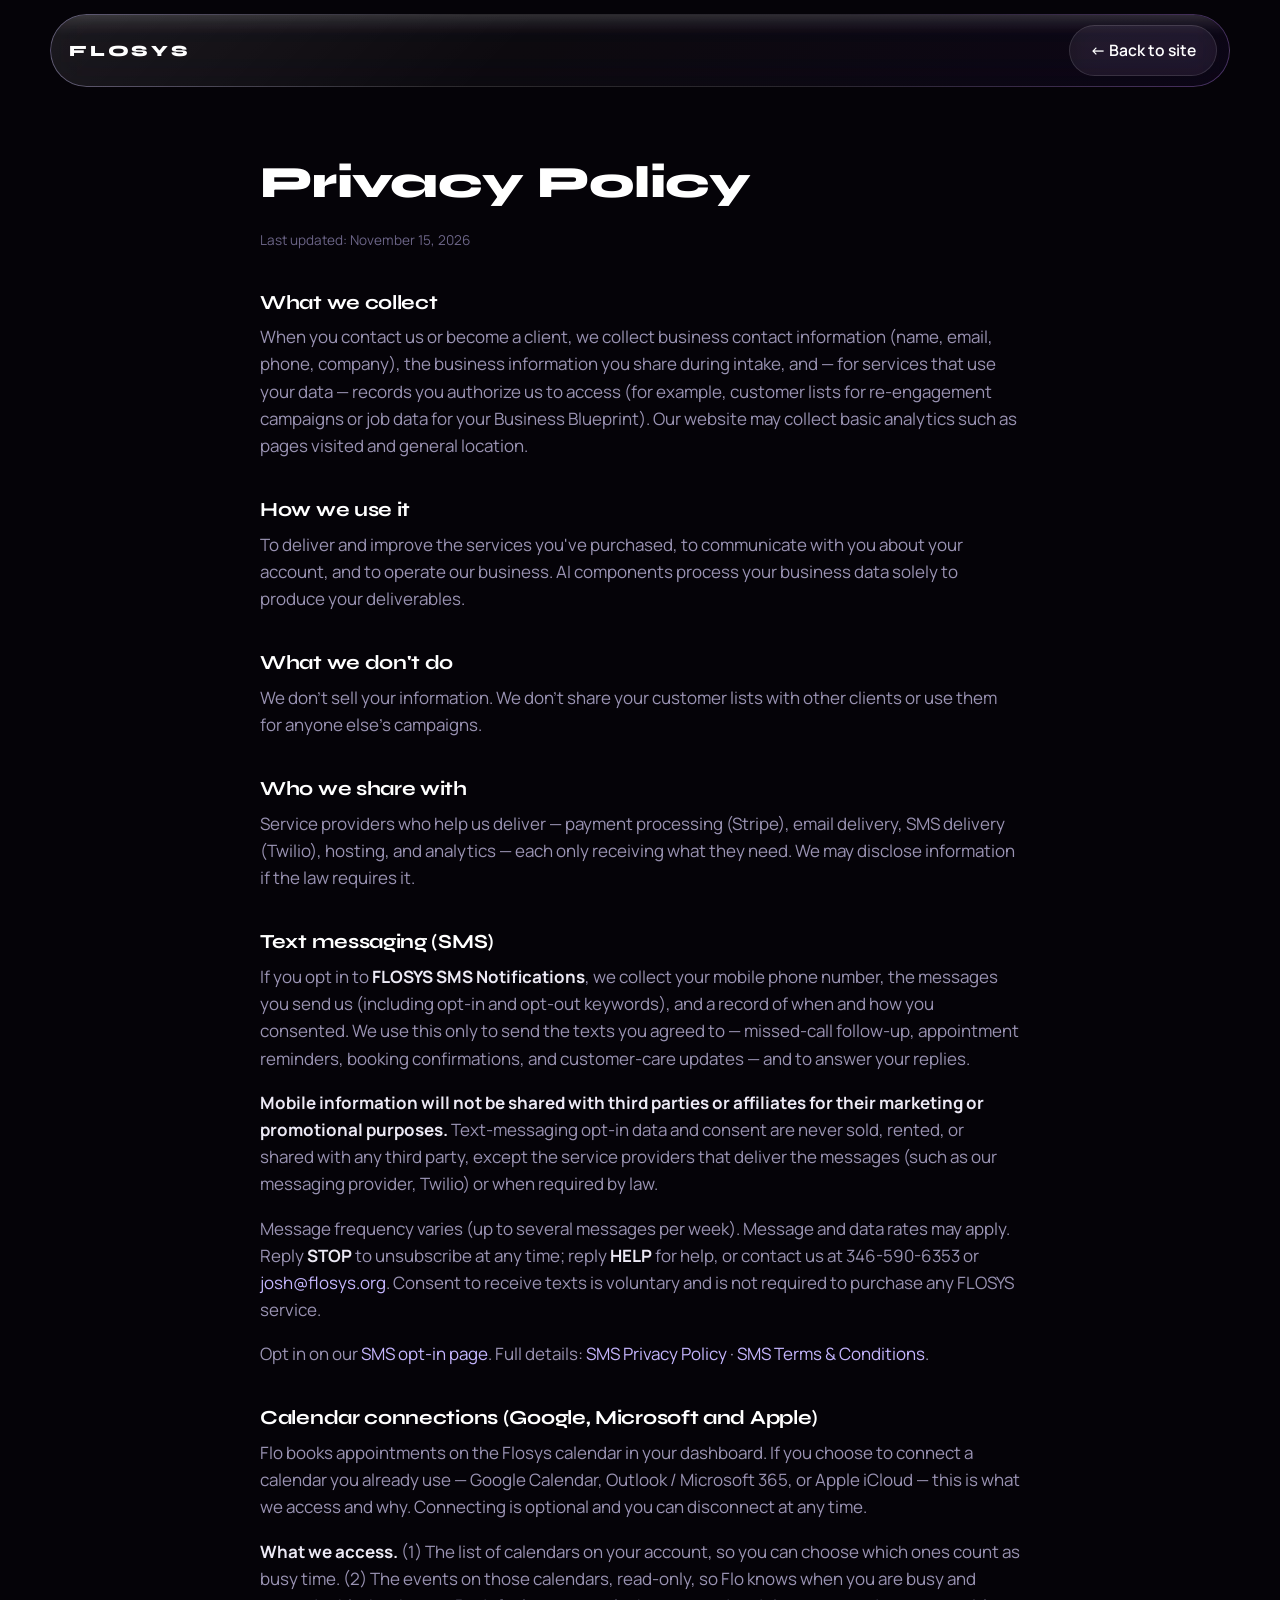
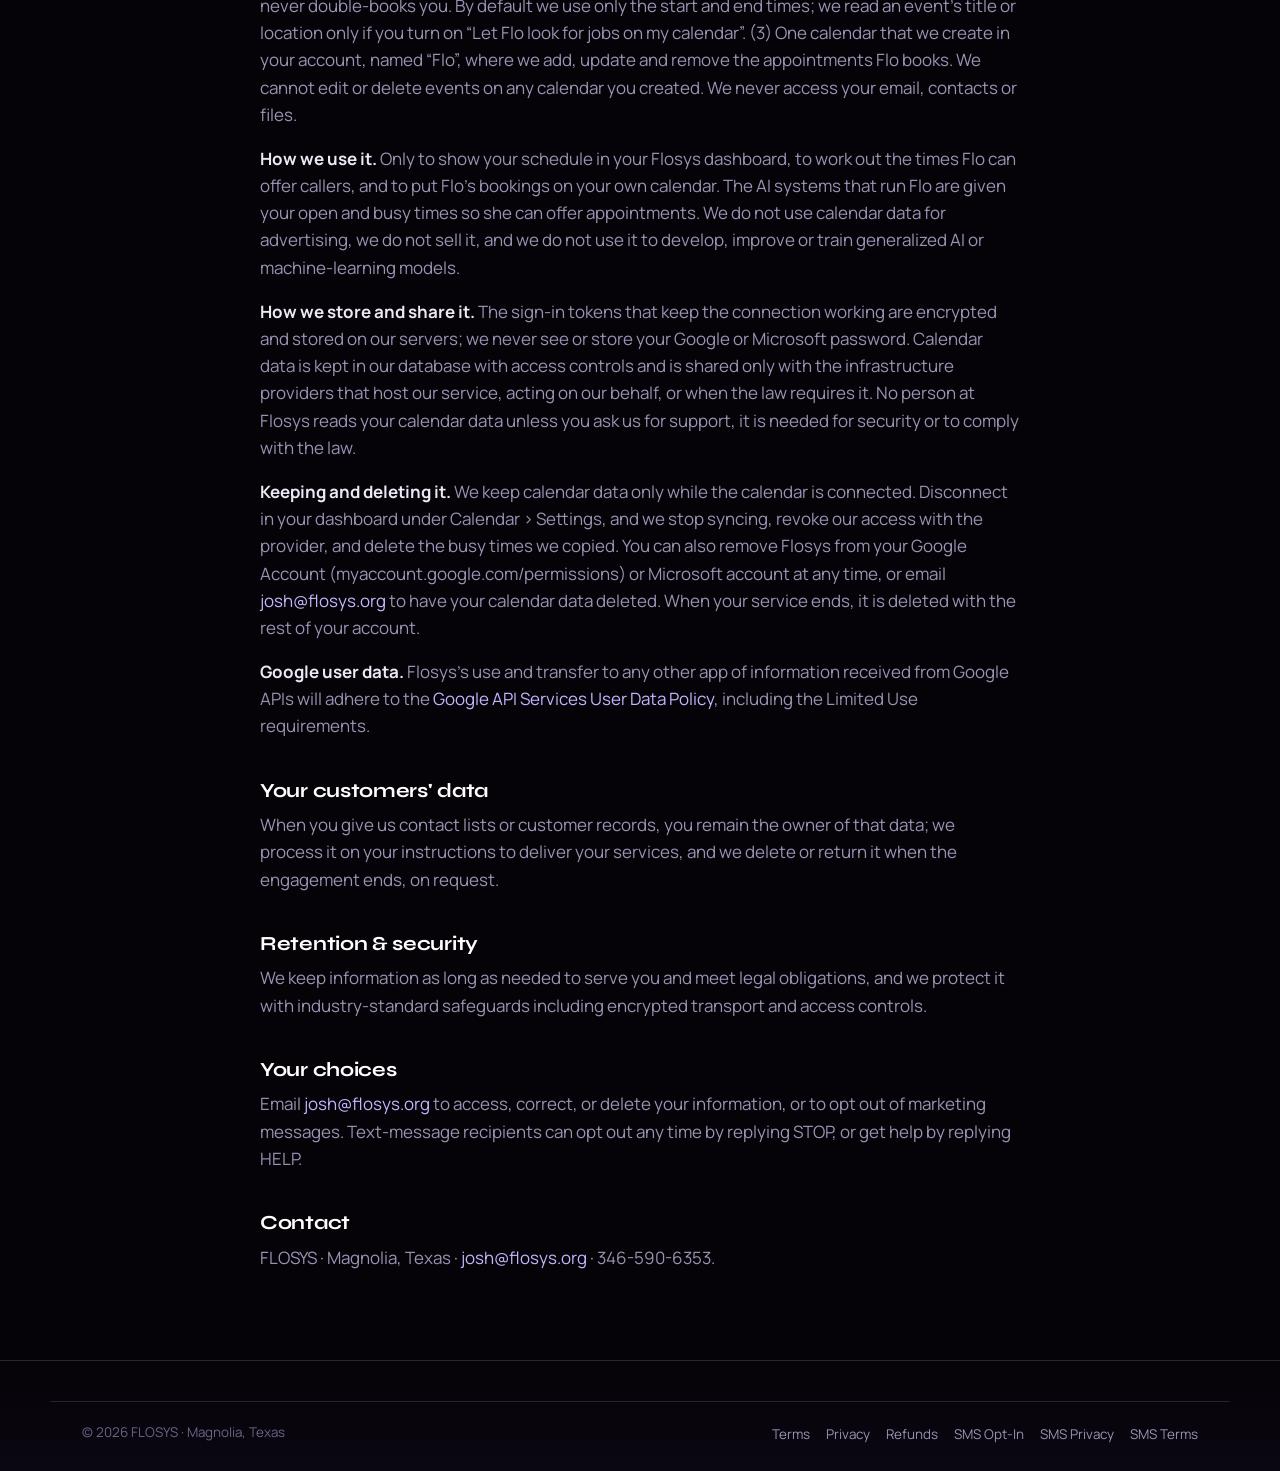
<file: privacy.html>
<!DOCTYPE html>
<html lang="en">
<head>
<meta charset="utf-8">
<meta name="viewport" content="width=device-width, initial-scale=1, viewport-fit=cover">
<title>Privacy Policy — FLOSYS</title>
<meta name="robots" content="noindex">
<link rel="icon" href="/assets/favicon.svg?v=3" type="image/svg+xml">
<link rel="preconnect" href="https://fonts.googleapis.com">
<link rel="preconnect" href="https://fonts.gstatic.com" crossorigin>
<link rel="stylesheet" href="https://fonts.googleapis.com/css2?family=Syne:wght@600;700;800&family=Manrope:wght@400;500;600;700&display=swap">
<link rel="stylesheet" href="/assets/site.css?v=2026-11-16-bars">
</head>
<body>
<header class="nav-wrap">
  <nav class="nav glass" aria-label="Primary">
    <a class="brand" href="/"><span>FLOSYS</span></a>
    <a class="btn btn-glass" href="/">&larr; Back to site</a>
  </nav>
</header>
<main><div class="wrap legal">
<h1>Privacy Policy</h1>
<p class="updated">Last updated: November 15, 2026</p>

<h2>What we collect</h2>
<p>When you contact us or become a client, we collect business contact information (name, email, phone, company), the business information you share during intake, and &mdash; for services that use your data &mdash; records you authorize us to access (for example, customer lists for re-engagement campaigns or job data for your Business Blueprint). Our website may collect basic analytics such as pages visited and general location.</p>

<h2>How we use it</h2>
<p>To deliver and improve the services you've purchased, to communicate with you about your account, and to operate our business. AI components process your business data solely to produce your deliverables.</p>

<h2>What we don't do</h2>
<p>We don't sell your information. We don't share your customer lists with other clients or use them for anyone else's campaigns.</p>

<h2>Who we share with</h2>
<p>Service providers who help us deliver &mdash; payment processing (Stripe), email delivery, SMS delivery (Twilio), hosting, and analytics &mdash; each only receiving what they need. We may disclose information if the law requires it.</p>

<h2>Text messaging (SMS)</h2>
<p>If you opt in to <strong>FLOSYS SMS Notifications</strong>, we collect your mobile phone number, the messages you send us (including opt-in and opt-out keywords), and a record of when and how you consented. We use this only to send the texts you agreed to &mdash; missed-call follow-up, appointment reminders, booking confirmations, and customer-care updates &mdash; and to answer your replies.</p>
<p><strong>Mobile information will not be shared with third parties or affiliates for their marketing or promotional purposes.</strong> Text-messaging opt-in data and consent are never sold, rented, or shared with any third party, except the service providers that deliver the messages (such as our messaging provider, Twilio) or when required by law.</p>
<p>Message frequency varies (up to several messages per week). Message and data rates may apply. Reply <strong>STOP</strong> to unsubscribe at any time; reply <strong>HELP</strong> for help, or contact us at 346-590-6353 or <a href="mailto:josh@flosys.org">josh@flosys.org</a>. Consent to receive texts is voluntary and is not required to purchase any FLOSYS service.</p>
<p>Opt in on our <a href="https://flosys-org.github.io/a2p-legal/sms-opt-in/">SMS opt-in page</a>. Full details: <a href="https://flosys-org.github.io/a2p-legal/sms-privacy/">SMS Privacy Policy</a> &middot; <a href="https://flosys-org.github.io/a2p-legal/sms-terms/">SMS Terms &amp; Conditions</a>.</p>

<h2 id="calendar">Calendar connections (Google, Microsoft and Apple)</h2>
<p>Flo books appointments on the Flosys calendar in your dashboard. If you choose to connect a calendar you already use &mdash; Google Calendar, Outlook / Microsoft 365, or Apple iCloud &mdash; this is what we access and why. Connecting is optional and you can disconnect at any time.</p>
<p><strong>What we access.</strong> (1) The list of calendars on your account, so you can choose which ones count as busy time. (2) The events on those calendars, read-only, so Flo knows when you are busy and never double-books you. By default we use only the start and end times; we read an event's title or location only if you turn on &ldquo;Let Flo look for jobs on my calendar&rdquo;. (3) One calendar that we create in your account, named &ldquo;Flo&rdquo;, where we add, update and remove the appointments Flo books. We cannot edit or delete events on any calendar you created. We never access your email, contacts or files.</p>
<p><strong>How we use it.</strong> Only to show your schedule in your Flosys dashboard, to work out the times Flo can offer callers, and to put Flo's bookings on your own calendar. The AI systems that run Flo are given your open and busy times so she can offer appointments. We do not use calendar data for advertising, we do not sell it, and we do not use it to develop, improve or train generalized AI or machine-learning models.</p>
<p><strong>How we store and share it.</strong> The sign-in tokens that keep the connection working are encrypted and stored on our servers; we never see or store your Google or Microsoft password. Calendar data is kept in our database with access controls and is shared only with the infrastructure providers that host our service, acting on our behalf, or when the law requires it. No person at Flosys reads your calendar data unless you ask us for support, it is needed for security or to comply with the law.</p>
<p><strong>Keeping and deleting it.</strong> We keep calendar data only while the calendar is connected. Disconnect in your dashboard under Calendar &rsaquo; Settings, and we stop syncing, revoke our access with the provider, and delete the busy times we copied. You can also remove Flosys from your Google Account (myaccount.google.com/permissions) or Microsoft account at any time, or email <a href="mailto:josh@flosys.org">josh@flosys.org</a> to have your calendar data deleted. When your service ends, it is deleted with the rest of your account.</p>
<p><strong>Google user data.</strong> Flosys's use and transfer to any other app of information received from Google APIs will adhere to the <a href="https://developers.google.com/terms/api-services-user-data-policy">Google API Services User Data Policy</a>, including the Limited Use requirements.</p>

<h2>Your customers' data</h2>
<p>When you give us contact lists or customer records, you remain the owner of that data; we process it on your instructions to deliver your services, and we delete or return it when the engagement ends, on request.</p>

<h2>Retention &amp; security</h2>
<p>We keep information as long as needed to serve you and meet legal obligations, and we protect it with industry-standard safeguards including encrypted transport and access controls.</p>

<h2>Your choices</h2>
<p>Email <a href="mailto:josh@flosys.org">josh@flosys.org</a> to access, correct, or delete your information, or to opt out of marketing messages. Text-message recipients can opt out any time by replying STOP, or get help by replying HELP.</p>

<h2>Contact</h2>
<p>FLOSYS &middot; Magnolia, Texas &middot; <a href="mailto:josh@flosys.org">josh@flosys.org</a> &middot; 346-590-6353.</p>
</div></main>
<footer class="footer">
  <div class="wrap foot-bottom">
    <span>© 2026 FLOSYS · Magnolia, Texas</span>
    <span class="foot-links"><a href="/terms.html">Terms</a><a href="/privacy.html">Privacy</a><a href="/refund.html">Refunds</a><a href="https://flosys-org.github.io/a2p-legal/sms-opt-in/">SMS Opt-In</a><a href="https://flosys-org.github.io/a2p-legal/sms-privacy/">SMS Privacy</a><a href="https://flosys-org.github.io/a2p-legal/sms-terms/">SMS Terms</a></span>
  </div>
</footer>
</body>
</html>
</file>
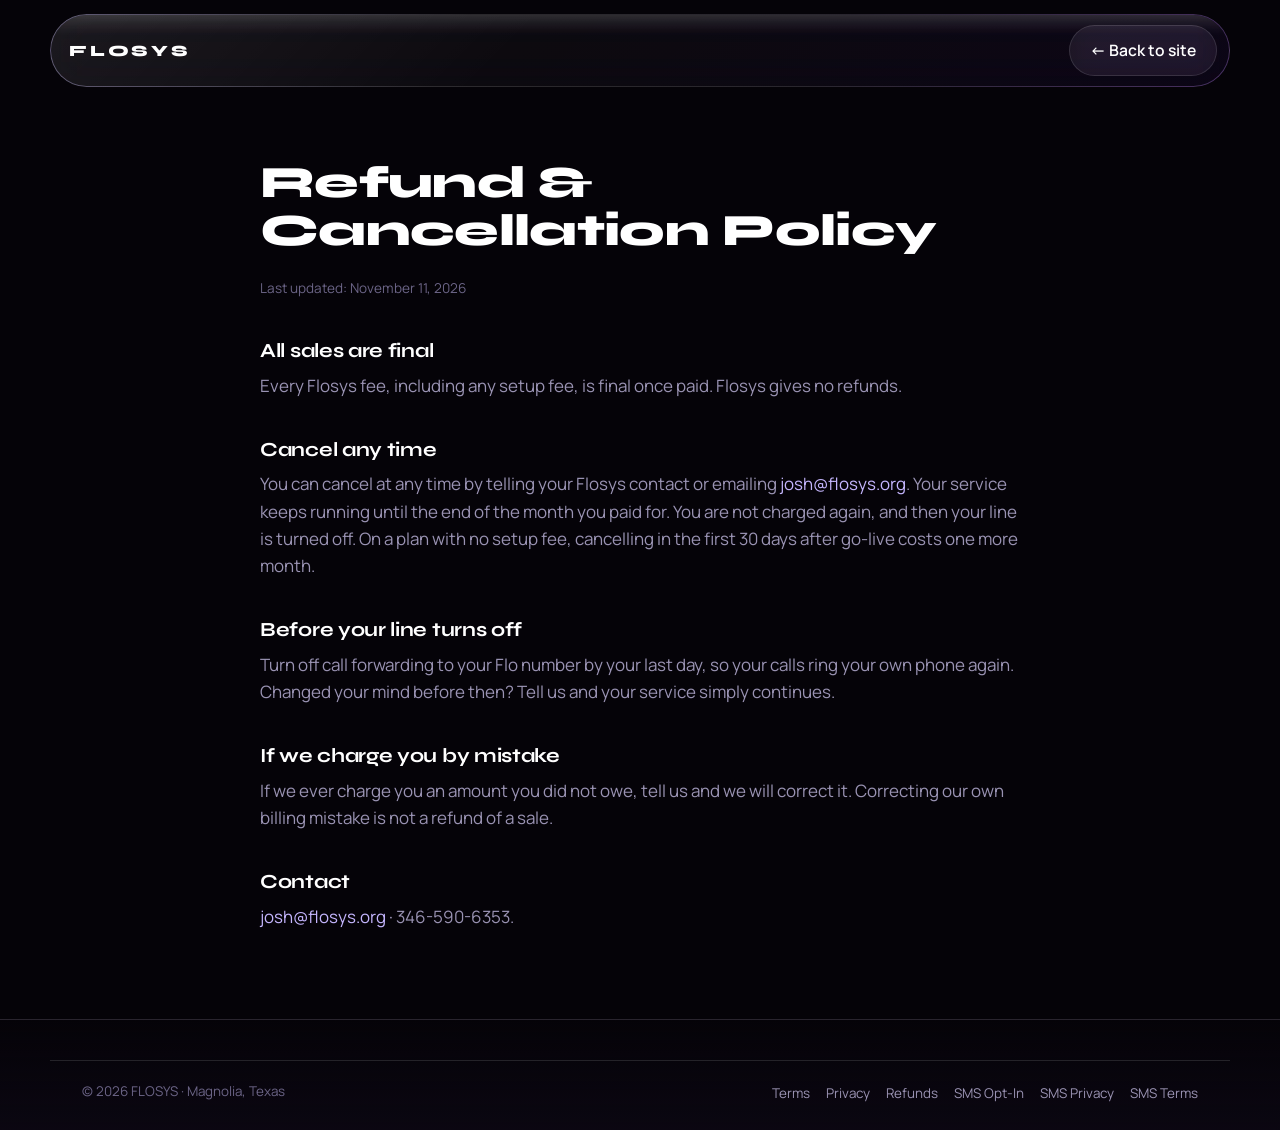
<file: refund.html>
<!DOCTYPE html>
<html lang="en">
<head>
<meta charset="utf-8">
<meta name="viewport" content="width=device-width, initial-scale=1, viewport-fit=cover">
<title>Refund and Cancellation Policy — FLOSYS</title>
<meta name="robots" content="noindex">
<link rel="icon" href="/assets/favicon.svg?v=3" type="image/svg+xml">
<link rel="preconnect" href="https://fonts.googleapis.com">
<link rel="preconnect" href="https://fonts.gstatic.com" crossorigin>
<link rel="stylesheet" href="https://fonts.googleapis.com/css2?family=Syne:wght@600;700;800&family=Manrope:wght@400;500;600;700&display=swap">
<link rel="stylesheet" href="/assets/site.css?v=2026-11-16-bars">
</head>
<body>
<header class="nav-wrap">
  <nav class="nav glass" aria-label="Primary">
    <a class="brand" href="/"><span>FLOSYS</span></a>
    <a class="btn btn-glass" href="/">&larr; Back to site</a>
  </nav>
</header>
<main><div class="wrap legal">
<h1>Refund &amp; Cancellation Policy</h1>
<p class="updated">Last updated: November 11, 2026</p>

<h2>All sales are final</h2>
<p>Every Flosys fee, including any setup fee, is final once paid. Flosys gives no refunds.</p>

<h2>Cancel any time</h2>
<p>You can cancel at any time by telling your Flosys contact or emailing <a href="mailto:josh@flosys.org">josh@flosys.org</a>. Your service keeps running until the end of the month you paid for. You are not charged again, and then your line is turned off. On a plan with no setup fee, cancelling in the first 30 days after go-live costs one more month.</p>

<h2>Before your line turns off</h2>
<p>Turn off call forwarding to your Flo number by your last day, so your calls ring your own phone again. Changed your mind before then? Tell us and your service simply continues.</p>

<h2>If we charge you by mistake</h2>
<p>If we ever charge you an amount you did not owe, tell us and we will correct it. Correcting our own billing mistake is not a refund of a sale.</p>

<h2>Contact</h2>
<p><a href="mailto:josh@flosys.org">josh@flosys.org</a> &middot; 346-590-6353.</p>
</div></main>
<footer class="footer">
  <div class="wrap foot-bottom">
    <span>© 2026 FLOSYS · Magnolia, Texas</span>
    <span class="foot-links"><a href="/terms.html">Terms</a><a href="/privacy.html">Privacy</a><a href="/refund.html">Refunds</a><a href="https://flosys-org.github.io/a2p-legal/sms-opt-in/">SMS Opt-In</a><a href="https://flosys-org.github.io/a2p-legal/sms-privacy/">SMS Privacy</a><a href="https://flosys-org.github.io/a2p-legal/sms-terms/">SMS Terms</a></span>
  </div>
</footer>
</body>
</html>
</file>
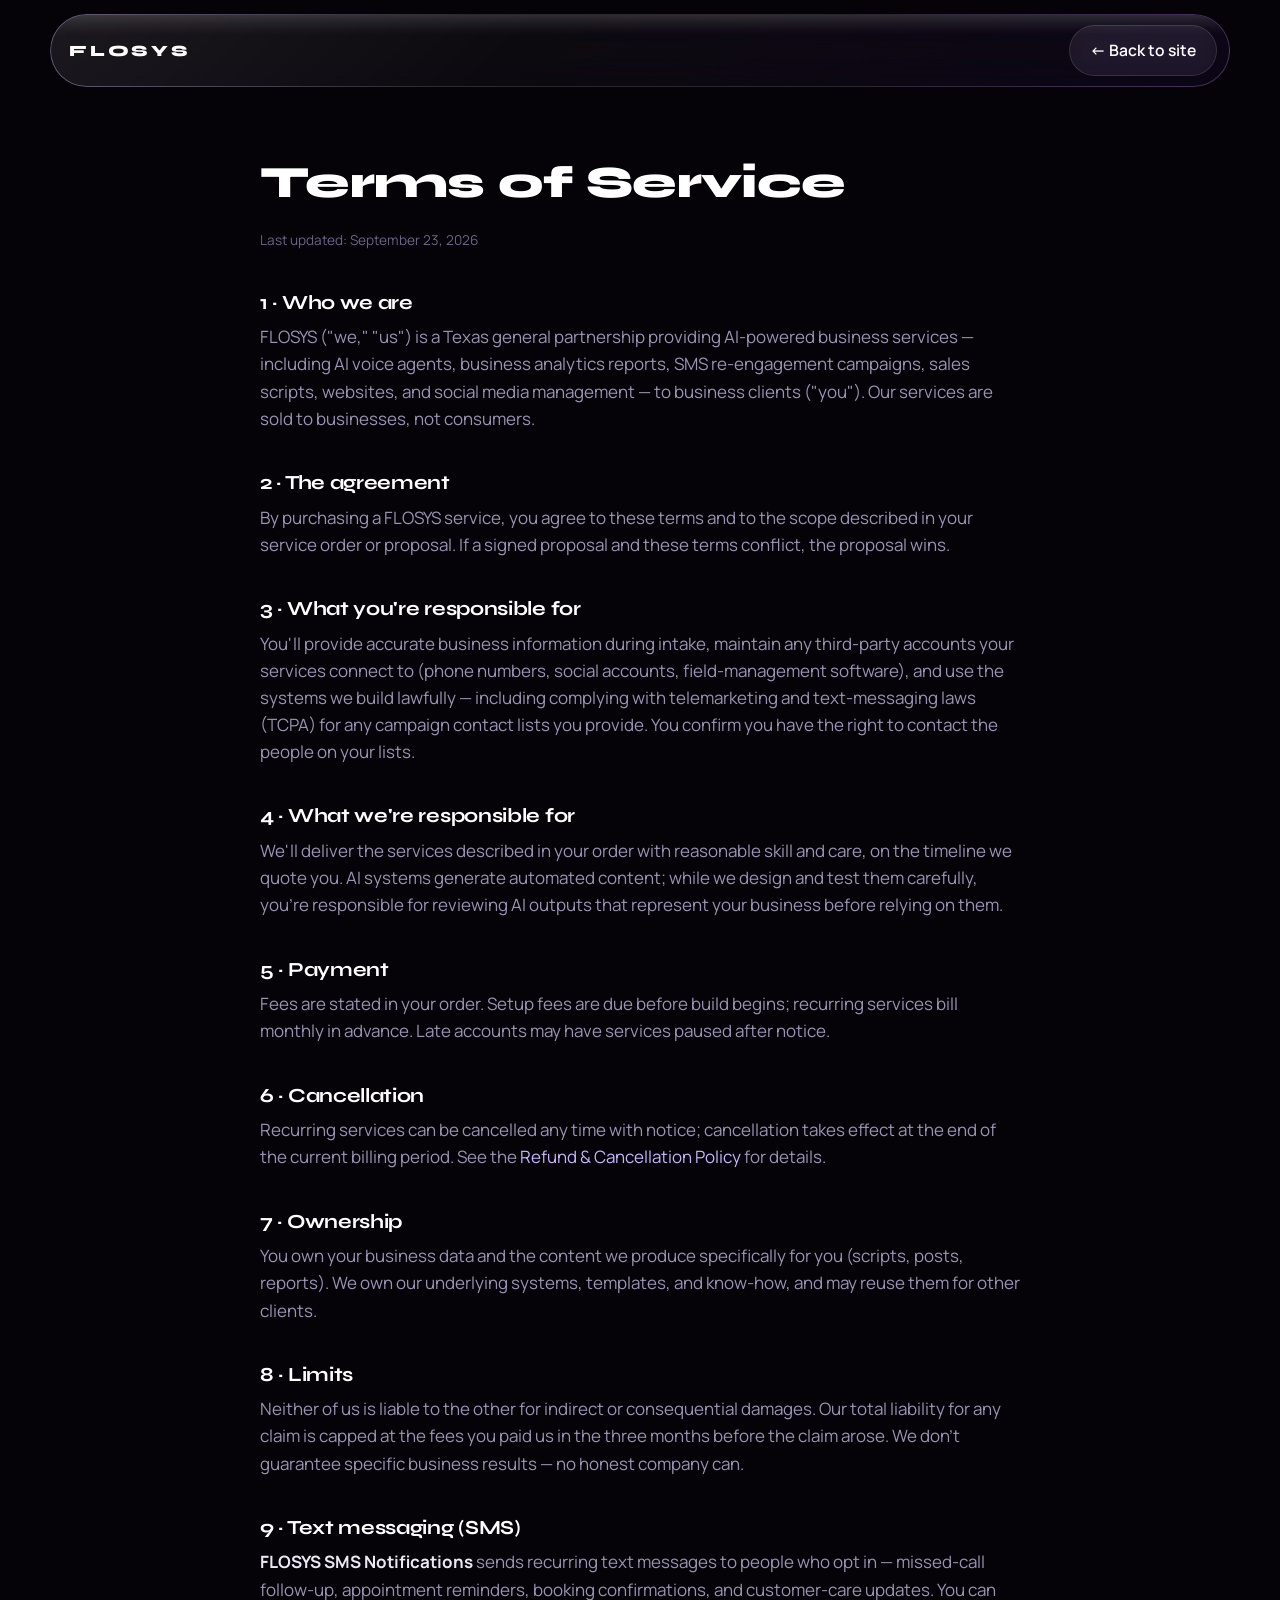
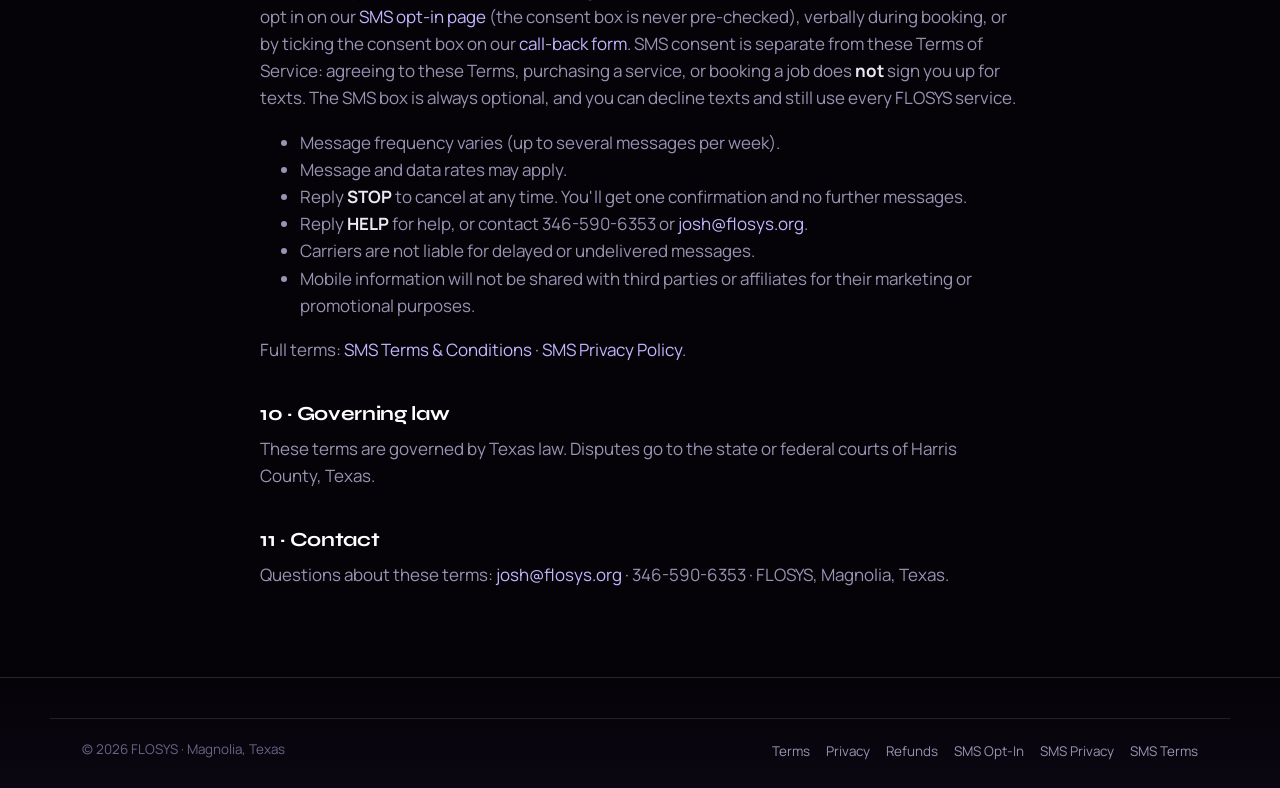
<file: terms.html>
<!DOCTYPE html>
<html lang="en">
<head>
<meta charset="utf-8">
<meta name="viewport" content="width=device-width, initial-scale=1, viewport-fit=cover">
<title>Terms of Service — FLOSYS</title>
<meta name="robots" content="noindex">
<link rel="icon" href="/assets/favicon.svg?v=3" type="image/svg+xml">
<link rel="preconnect" href="https://fonts.googleapis.com">
<link rel="preconnect" href="https://fonts.gstatic.com" crossorigin>
<link rel="stylesheet" href="https://fonts.googleapis.com/css2?family=Syne:wght@600;700;800&family=Manrope:wght@400;500;600;700&display=swap">
<link rel="stylesheet" href="/assets/site.css?v=2026-11-16-bars">
</head>
<body>
<header class="nav-wrap">
  <nav class="nav glass" aria-label="Primary">
    <a class="brand" href="/"><span>FLOSYS</span></a>
    <a class="btn btn-glass" href="/">&larr; Back to site</a>
  </nav>
</header>
<main><div class="wrap legal">
<h1>Terms of Service</h1>
<p class="updated">Last updated: September 23, 2026</p>

<h2>1 &middot; Who we are</h2>
<p>FLOSYS ("we," "us") is a Texas general partnership providing AI-powered business services &mdash; including AI voice agents, business analytics reports, SMS re-engagement campaigns, sales scripts, websites, and social media management &mdash; to business clients ("you"). Our services are sold to businesses, not consumers.</p>

<h2>2 &middot; The agreement</h2>
<p>By purchasing a FLOSYS service, you agree to these terms and to the scope described in your service order or proposal. If a signed proposal and these terms conflict, the proposal wins.</p>

<h2>3 &middot; What you're responsible for</h2>
<p>You'll provide accurate business information during intake, maintain any third-party accounts your services connect to (phone numbers, social accounts, field-management software), and use the systems we build lawfully &mdash; including complying with telemarketing and text-messaging laws (TCPA) for any campaign contact lists you provide. You confirm you have the right to contact the people on your lists.</p>

<h2>4 &middot; What we're responsible for</h2>
<p>We'll deliver the services described in your order with reasonable skill and care, on the timeline we quote you. AI systems generate automated content; while we design and test them carefully, you're responsible for reviewing AI outputs that represent your business before relying on them.</p>

<h2>5 &middot; Payment</h2>
<p>Fees are stated in your order. Setup fees are due before build begins; recurring services bill monthly in advance. Late accounts may have services paused after notice.</p>

<h2>6 &middot; Cancellation</h2>
<p>Recurring services can be cancelled any time with notice; cancellation takes effect at the end of the current billing period. See the <a href="/refund.html">Refund &amp; Cancellation Policy</a> for details.</p>

<h2>7 &middot; Ownership</h2>
<p>You own your business data and the content we produce specifically for you (scripts, posts, reports). We own our underlying systems, templates, and know-how, and may reuse them for other clients.</p>

<h2>8 &middot; Limits</h2>
<p>Neither of us is liable to the other for indirect or consequential damages. Our total liability for any claim is capped at the fees you paid us in the three months before the claim arose. We don't guarantee specific business results &mdash; no honest company can.</p>

<h2>9 &middot; Text messaging (SMS)</h2>
<p><strong>FLOSYS SMS Notifications</strong> sends recurring text messages to people who opt in &mdash; missed-call follow-up, appointment reminders, booking confirmations, and customer-care updates. You can opt in on our <a href="https://flosys-org.github.io/a2p-legal/sms-opt-in/">SMS opt-in page</a> (the consent box is never pre-checked), verbally during booking, or by ticking the consent box on our <a href="/#callback">call-back form</a>. SMS consent is separate from these Terms of Service: agreeing to these Terms, purchasing a service, or booking a job does <strong>not</strong> sign you up for texts. The SMS box is always optional, and you can decline texts and still use every FLOSYS service.</p>
<ul>
<li>Message frequency varies (up to several messages per week).</li>
<li>Message and data rates may apply.</li>
<li>Reply <strong>STOP</strong> to cancel at any time. You'll get one confirmation and no further messages.</li>
<li>Reply <strong>HELP</strong> for help, or contact 346-590-6353 or <a href="mailto:josh@flosys.org">josh@flosys.org</a>.</li>
<li>Carriers are not liable for delayed or undelivered messages.</li>
<li>Mobile information will not be shared with third parties or affiliates for their marketing or promotional purposes.</li>
</ul>
<p>Full terms: <a href="https://flosys-org.github.io/a2p-legal/sms-terms/">SMS Terms &amp; Conditions</a> &middot; <a href="https://flosys-org.github.io/a2p-legal/sms-privacy/">SMS Privacy Policy</a>.</p>

<h2>10 &middot; Governing law</h2>
<p>These terms are governed by Texas law. Disputes go to the state or federal courts of Harris County, Texas.</p>

<h2>11 &middot; Contact</h2>
<p>Questions about these terms: <a href="mailto:josh@flosys.org">josh@flosys.org</a> &middot; 346-590-6353 &middot; FLOSYS, Magnolia, Texas.</p>
</div></main>
<footer class="footer">
  <div class="wrap foot-bottom">
    <span>© 2026 FLOSYS · Magnolia, Texas</span>
    <span class="foot-links"><a href="/terms.html">Terms</a><a href="/privacy.html">Privacy</a><a href="/refund.html">Refunds</a><a href="https://flosys-org.github.io/a2p-legal/sms-opt-in/">SMS Opt-In</a><a href="https://flosys-org.github.io/a2p-legal/sms-privacy/">SMS Privacy</a><a href="https://flosys-org.github.io/a2p-legal/sms-terms/">SMS Terms</a></span>
  </div>
</footer>
</body>
</html>
</file>
<file: assets/site.css>
/* FLOSYS — site styles. Dark, black + purple, liquid glass. */
:root{
  color-scheme:dark;
  --bg:#050308;
  --bg-2:#0b0712;
  --ink:#ece9f5;
  --muted:#9a93b3;
  --dim:#6b6486;
  --violet:#7c3aed;
  --electric:#a855f7;
  --lavender:#c4b5fd;
  --glass:rgba(255,255,255,.045);
  --glass-2:rgba(255,255,255,.08);
  --edge:rgba(255,255,255,.12);
  --edge-hi:rgba(196,181,253,.45);
  --shadow:0 30px 80px rgba(0,0,0,.55), 0 0 0 1px rgba(255,255,255,.03) inset;
  --r:22px;
  --max:1180px;
  --display:"Syne","Manrope",system-ui,sans-serif;
  --body:"Manrope",-apple-system,BlinkMacSystemFont,"Segoe UI",Roboto,sans-serif;
}
*{box-sizing:border-box}
[hidden]{display:none!important}
html{scroll-behavior:smooth;-webkit-text-size-adjust:100%}
body{
  margin:0;background:var(--bg);color:var(--ink);font-family:var(--body);
  font-size:17px;line-height:1.6;-webkit-font-smoothing:antialiased;overflow-x:hidden;
}
img,svg{max-width:100%;display:block}
a{color:var(--lavender);text-decoration:none}
a:hover{color:#fff}
h1,h2,h3,h4{font-family:var(--display);line-height:1.08;margin:0 0 .5em;letter-spacing:-.015em;text-wrap:balance;color:#fff}
h1{font-size:clamp(2.2rem,4.8vw,3.8rem);font-weight:800}
h2{font-size:clamp(1.8rem,3.6vw,2.7rem);font-weight:700}
h3{font-size:1.25rem;font-weight:700}
h4{font-size:.8rem;letter-spacing:.14em;text-transform:uppercase;color:var(--muted);margin-bottom:12px}
p{margin:0 0 1em}
.muted{color:var(--muted)}
.fine{font-size:.82rem;color:var(--dim);margin:14px 0 0}
.wrap{max-width:var(--max);margin:0 auto;padding-inline:clamp(16px,4vw,32px)}
.eyebrow{display:inline-block;font-size:.76rem;letter-spacing:.16em;text-transform:uppercase;color:var(--lavender);font-weight:600;margin-bottom:18px}
.sec-head{max-width:46rem;margin-bottom:30px}
.sec-head.compact{margin-bottom:22px}
.sec-head p.muted{max-width:40rem}
:focus-visible{outline:2px solid var(--lavender);outline-offset:3px;border-radius:6px}

/* background canvas + grain */
#scene{position:fixed;inset:0;width:100%;height:100%;z-index:0;pointer-events:none}
.grain{position:fixed;inset:0;z-index:1;pointer-events:none;opacity:.5;mix-blend-mode:overlay;
  background-image:url("data:image/svg+xml,%3Csvg xmlns='http://www.w3.org/2000/svg' width='160' height='160'%3E%3Cfilter id='n'%3E%3CfeTurbulence type='fractalNoise' baseFrequency='.9' numOctaves='2' stitchTiles='stitch'/%3E%3CfeColorMatrix values='0 0 0 0 1 0 0 0 0 1 0 0 0 0 1 0 0 0 .06 0'/%3E%3C/filter%3E%3Crect width='100%25' height='100%25' filter='url(%23n)'/%3E%3C/svg%3E")}
main,footer,.nav-wrap{position:relative;z-index:2}

/* glass */
.glass{
  background:linear-gradient(135deg,rgba(255,255,255,.09),rgba(255,255,255,.03) 40%,rgba(124,58,237,.06));
  -webkit-backdrop-filter:blur(22px) saturate(140%);backdrop-filter:blur(22px) saturate(140%);
  border:1px solid var(--edge);position:relative;
}
.glass::before{content:"";position:absolute;inset:0;border-radius:inherit;pointer-events:none;
  background:linear-gradient(180deg,rgba(255,255,255,.14),transparent 30%);mask:linear-gradient(#000,transparent 60%);-webkit-mask:linear-gradient(#000,transparent 60%)}
.glass::after{content:"";position:absolute;inset:-1px;border-radius:inherit;pointer-events:none;
  background:linear-gradient(120deg,var(--edge-hi),transparent 35%,transparent 65%,rgba(168,85,247,.35));
  -webkit-mask:linear-gradient(#000 0 0) content-box,linear-gradient(#000 0 0);-webkit-mask-composite:xor;mask-composite:exclude;padding:1px;opacity:.7}
.panel{border-radius:var(--r);padding:clamp(20px,2.6vw,28px);box-shadow:var(--shadow)}

/* buttons */
.btn{display:inline-flex;align-items:center;gap:10px;padding:12px 20px;border-radius:999px;font-weight:600;font-size:.98rem;
  border:1px solid transparent;cursor:pointer;font-family:var(--body);transition:transform .25s cubic-bezier(.2,.8,.2,1),box-shadow .25s,background .25s;white-space:nowrap}
.btn:hover{transform:translateY(-2px)}
.btn-lg{padding:15px 26px;font-size:1.04rem}
.btn-primary{color:#fff;background:linear-gradient(135deg,#8b5cf6,#6d28d9 60%,#4c1d95);
  box-shadow:0 10px 30px rgba(124,58,237,.35),inset 0 1px 0 rgba(255,255,255,.35)}
.btn-primary:hover{color:#fff;box-shadow:0 14px 40px rgba(168,85,247,.5),inset 0 1px 0 rgba(255,255,255,.4)}
.btn-glass{color:#fff;background:rgba(255,255,255,.06);border-color:var(--edge);-webkit-backdrop-filter:blur(12px);backdrop-filter:blur(12px)}
.btn-glass:hover{background:rgba(255,255,255,.11);border-color:var(--edge-hi)}
.pulse{width:10px;height:10px;border-radius:50%;background:#fff;position:relative}
.pulse::after{content:"";position:absolute;inset:-6px;border-radius:50%;border:2px solid rgba(255,255,255,.7);animation:pulse 1.6s infinite}
@keyframes pulse{0%{transform:scale(.6);opacity:1}100%{transform:scale(1.6);opacity:0}}

/* nav */
.nav-wrap{position:sticky;top:env(safe-area-inset-top,0px);z-index:50;padding:14px clamp(12px,3vw,24px) 0}
.nav{max-width:var(--max);margin:0 auto;display:flex;align-items:center;justify-content:space-between;gap:20px;
  padding:10px 12px 10px 18px;border-radius:999px}
.brand{display:flex;align-items:center;gap:10px;font-family:var(--display);font-weight:800;letter-spacing:.18em;color:#fff;font-size:.98rem}
.brand.small{margin-bottom:10px}
.nav-links{display:flex;gap:26px;font-size:.93rem;font-weight:500}
.nav-links a{color:var(--muted)}
.nav-links a:hover{color:#fff}
.menu-btn{display:none;width:42px;height:42px;border-radius:50%;border:1px solid var(--edge);background:transparent;cursor:pointer;flex-direction:column;gap:5px;align-items:center;justify-content:center}
.menu-btn span{width:18px;height:2px;background:#fff;border-radius:2px;transition:transform .25s}
.menu-btn[aria-expanded="true"] span:first-child{transform:translateY(3.5px) rotate(45deg)}
.menu-btn[aria-expanded="true"] span:last-child{transform:translateY(-3.5px) rotate(-45deg)}
.mobile-menu{max-width:var(--max);margin:10px auto 0;border-radius:var(--r);padding:16px;display:flex;flex-direction:column;gap:6px}
.mobile-menu a{padding:12px 14px;border-radius:12px;color:var(--ink);font-weight:500}
.mobile-menu a:hover{background:var(--glass-2)}
.mobile-menu .btn{justify-content:center;margin-top:8px}
@media(max-width:860px){.nav-links,.nav>.btn{display:none}.menu-btn{display:flex}}

/* hero */
.hero{display:flex;align-items:center;padding:clamp(40px,7vh,84px) 0 30px;position:relative}
.hero-grid{display:grid;grid-template-columns:minmax(0,1.15fr) minmax(0,.85fr);gap:32px;align-items:center;width:100%}
.hero-grid.one{grid-template-columns:minmax(0,1fr)}
.hero-copy{max-width:44rem}
.flow-word{background:linear-gradient(90deg,#e9d5ff,#a855f7 55%,#c4b5fd);-webkit-background-clip:text;background-clip:text;color:transparent}
.lede{font-size:clamp(1.02rem,1.5vw,1.18rem);color:var(--muted);max-width:38rem;margin-bottom:24px}
.cta-row{display:flex;gap:14px;flex-wrap:wrap;align-items:center}
.hero-note{font-size:.88rem;color:var(--dim);margin-top:18px}
.hero-orb-space{min-height:320px}
.scroll-cue{position:absolute;left:50%;bottom:22px;width:22px;height:36px;border:1px solid var(--edge);border-radius:12px;transform:translateX(-50%)}
.scroll-cue span{position:absolute;left:50%;top:6px;width:3px;height:8px;border-radius:2px;background:var(--lavender);transform:translateX(-50%);animation:cue 1.8s infinite}
@keyframes cue{0%{transform:translate(-50%,0);opacity:1}100%{transform:translate(-50%,14px);opacity:0}}
@media(max-width:860px){.hero{min-height:auto}.hero-grid{grid-template-columns:1fr}.hero-orb-space{min-height:260px;order:-1}.scroll-cue{display:none}}

/* story */
.story-grid{display:grid;grid-template-columns:repeat(2,minmax(0,1fr));gap:16px}
.story-card{padding:clamp(20px,2.4vw,26px)}
.story-card h3{font-size:clamp(1.1rem,1.8vw,1.35rem);margin-bottom:.35em}
.story-card p{color:var(--muted);margin:0;font-size:.95rem}
.step-tag{display:inline-block;font-size:.7rem;letter-spacing:.16em;text-transform:uppercase;font-weight:700;color:#fff;
  background:linear-gradient(135deg,rgba(168,85,247,.55),rgba(124,58,237,.35));border:1px solid rgba(196,181,253,.35);
  padding:5px 11px;border-radius:999px;margin-bottom:12px}
@media(max-width:760px){.story-grid{grid-template-columns:1fr}}

/* transcript */
.transcript{max-width:760px;margin:0 auto;padding:0;overflow:hidden}
.tr-head{display:flex;align-items:center;gap:12px;padding:16px 22px;border-bottom:1px solid var(--edge);font-size:.86rem;color:var(--muted)}
.tr-dot{width:9px;height:9px;border-radius:50%;background:#34d399;box-shadow:0 0 12px #34d399}
.tr-time{margin-left:auto;font-variant-numeric:tabular-nums}
.tr-body{padding:18px;display:grid;gap:10px}
.bubble{max-width:82%;padding:10px 14px;border-radius:18px;font-size:.98rem;line-height:1.5;opacity:.15;transform:translateY(10px)}
.bubble b{display:block;font-size:.7rem;letter-spacing:.12em;text-transform:uppercase;margin-bottom:4px;font-weight:700}
.bubble.flow{background:linear-gradient(135deg,rgba(124,58,237,.55),rgba(88,28,135,.5));border:1px solid rgba(196,181,253,.3);border-bottom-left-radius:6px}
.bubble.flow b{color:var(--lavender)}
.bubble.caller{background:var(--glass-2);border:1px solid var(--edge);margin-left:auto;border-bottom-right-radius:6px}
.bubble.caller b{color:var(--muted)}
.bubble.sys{max-width:100%;text-align:center;background:transparent;color:var(--dim);font-size:.82rem;padding:6px}

/* pricing */
.price-grid{display:grid;grid-template-columns:repeat(auto-fit,minmax(300px,1fr));gap:22px;align-items:start}
.price-card.featured{box-shadow:var(--shadow),0 0 80px rgba(124,58,237,.25)}
.price-card.featured::after{opacity:1}
.price-top{display:flex;justify-content:space-between;align-items:center;gap:12px;margin-bottom:12px}
.price-top h3{margin:0;font-size:1.05rem}
.pill{font-size:.7rem;letter-spacing:.12em;text-transform:uppercase;font-weight:700;padding:6px 10px;border-radius:999px;background:linear-gradient(135deg,#a855f7,#6d28d9);color:#fff;white-space:nowrap}
.pill.dim{background:var(--glass-2);color:var(--muted);border:1px solid var(--edge)}
.price{display:flex;align-items:baseline;gap:6px;font-family:var(--display);font-variant-numeric:tabular-nums}
.price .amt{font-size:clamp(2.4rem,4vw,3.2rem);font-weight:800;color:#fff;letter-spacing:-.03em}
.price .amt s{color:var(--dim);font-weight:600;font-size:.55em;margin-right:6px}
.price .per{color:var(--muted);font-size:1rem}
.price.small .amt{font-size:1.9rem}
.price-note{color:var(--muted);font-size:.95rem;margin:6px 0 18px}
.checks{list-style:none;margin:0 0 22px;padding:0;display:grid;gap:10px}
.checks li{padding-left:28px;position:relative;font-size:.97rem}
.checks li::before{content:"";position:absolute;left:0;top:.35em;width:16px;height:16px;border-radius:50%;
  background:linear-gradient(135deg,#a855f7,#6d28d9);box-shadow:0 0 12px rgba(168,85,247,.5)}
.checks li::after{content:"";position:absolute;left:5px;top:calc(.35em + 4px);width:5px;height:8px;border:solid #fff;border-width:0 2px 2px 0;transform:rotate(45deg)}
.price-card .btn{width:100%;justify-content:center}

/* front office horizontal track */
.fo-track{display:grid;grid-auto-flow:column;grid-auto-columns:minmax(280px,1fr);gap:20px;overflow-x:auto;scroll-snap-type:x mandatory;padding-bottom:12px;scrollbar-width:none}
.fo-track::-webkit-scrollbar{display:none}
.fo-card{scroll-snap-align:start;display:flex;flex-direction:column;gap:6px}
.fo-card p{color:var(--muted);margin:8px 0 0}
.cta-card{justify-content:center;background:linear-gradient(135deg,rgba(124,58,237,.35),rgba(255,255,255,.04))}
.cta-card .btn{align-self:flex-start;margin-top:14px}
@media(min-width:1100px){.fo-track{grid-auto-flow:row;grid-template-columns:repeat(4,1fr);overflow:visible}}

/* steps */
.steps{list-style:none;margin:0;padding:0;display:grid;grid-template-columns:repeat(auto-fit,minmax(260px,1fr));gap:20px}
.steps li p{color:var(--muted);margin:0}
.num{display:grid;place-items:center;width:44px;height:44px;border-radius:50%;font-family:var(--display);font-weight:800;color:#fff;
  background:linear-gradient(135deg,#a855f7,#4c1d95);box-shadow:0 8px 24px rgba(124,58,237,.4);margin-bottom:16px}

/* team teaser */
.teaser-grid{display:grid;grid-template-columns:minmax(0,1.1fr) minmax(0,.9fr);gap:40px;align-items:center}
.avatars{display:flex;gap:16px;justify-content:center;flex-wrap:wrap}
.avatar{width:120px;height:150px;border-radius:20px;display:flex;flex-direction:column;align-items:center;justify-content:center;gap:6px;box-shadow:var(--shadow)}
.avatar span{font-family:var(--display);font-weight:800;font-size:1.6rem;color:#fff}
.avatar small{color:var(--muted);font-size:.75rem;letter-spacing:.12em;text-transform:uppercase}
.avatar:nth-child(2){transform:translateY(-18px)}
@media(max-width:860px){.teaser-grid{grid-template-columns:1fr}}

/* contact */
.contact-card{display:grid;grid-template-columns:minmax(0,1fr) minmax(0,1fr);gap:32px;align-items:center}
.contact-list{display:grid;gap:12px}
.contact-item{display:flex;flex-direction:column;gap:4px;padding:16px 18px;border-radius:16px;background:var(--glass);border:1px solid var(--edge);color:var(--ink);transition:border-color .25s,background .25s}
a.contact-item:hover{border-color:var(--edge-hi);background:var(--glass-2)}
.contact-item .label{font-size:.7rem;letter-spacing:.14em;text-transform:uppercase;color:var(--muted);font-weight:700}
.contact-item .val{font-family:var(--display);font-weight:700;font-size:1.15rem;color:#fff;font-variant-numeric:tabular-nums}
@media(max-width:860px){.contact-card{grid-template-columns:1fr}}

/* sections */
section{padding:clamp(44px,7vh,80px) 0}
.hero{padding-top:clamp(32px,6vh,72px)}
.reveal{opacity:0;transform:translateY(26px)}
@media(prefers-reduced-motion:reduce){
  .reveal,.bubble,.story-card{opacity:1!important;transform:none!important}
  .pulse::after,.scroll-cue span{animation:none}
  html{scroll-behavior:auto}
}

/* footer */
.footer{border-top:1px solid var(--edge);padding:40px 0 24px;font-size:.92rem;background:linear-gradient(180deg,transparent,rgba(11,7,18,.9))}
.foot-grid{display:grid;grid-template-columns:repeat(auto-fit,minmax(220px,1fr));gap:32px;margin-bottom:34px}
.footer a{color:var(--muted);line-height:1.9}
.footer a:hover{color:#fff}
.foot-bottom{border-top:1px solid var(--edge);padding-top:20px;display:flex;justify-content:space-between;gap:16px;flex-wrap:wrap;color:var(--dim);font-size:.84rem}
.foot-links{display:flex;gap:16px;flex-wrap:wrap}

/* talk modal — Flo comes to the front, everything else blurs */
.talk-modal{position:fixed;inset:0;z-index:100;display:flex;flex-direction:column;align-items:center;justify-content:flex-end;padding:20px;padding-bottom:max(28px,env(safe-area-inset-bottom,0px))}
.talk-backdrop{position:absolute;inset:0;background:rgba(5,3,8,.55)}
body.talk-open main,body.talk-open .nav-wrap,body.talk-open footer{filter:blur(14px) saturate(70%);transition:filter .6s ease;pointer-events:none}
body.talk-open #scene{z-index:101}
body.talk-open .grain{z-index:102}
.talk-stage{flex:1}
.talk-close{position:fixed;top:max(18px,env(safe-area-inset-top,0px));right:18px;z-index:104;width:42px;height:42px;border-radius:50%;border:1px solid var(--edge);background:rgba(255,255,255,.06);color:#fff;font-size:22px;cursor:pointer}
.talk-panel{position:relative;z-index:103;width:min(560px,100%);text-align:center;padding:26px 24px 20px;border-radius:var(--r);box-shadow:var(--shadow)}
.talk-panel h3{margin-bottom:6px}
.talk-panel .muted{margin-bottom:14px;min-height:1.6em}
.talk-actions{display:flex;flex-direction:column;gap:10px;align-items:stretch}
.talk-actions .btn{justify-content:center}
body.talk-live .talk-panel h3::after{content:" · listening";color:var(--lavender);font-size:.8em;font-weight:600}

/* about page */
.page-head{padding:clamp(40px,8vh,90px) 0 20px}
.team-grid{display:grid;grid-template-columns:repeat(auto-fit,minmax(280px,1fr));gap:22px}
.person{display:flex;flex-direction:column;gap:10px}
.person .avatar{width:84px;height:84px;border-radius:24px;box-shadow:none;transform:none}
.person .avatar span{font-size:1.3rem}
.person .role{font-size:.78rem;letter-spacing:.14em;text-transform:uppercase;color:var(--lavender);font-weight:700}
.person h3{margin:4px 0 0}
.person p{color:var(--muted);margin:0}
.values{display:grid;grid-template-columns:repeat(auto-fit,minmax(240px,1fr));gap:18px;margin-top:20px}
.values .panel p{color:var(--muted);margin:0}

/* legal pages */
.legal{max-width:760px;padding:clamp(40px,8vh,80px) 0}
.legal h1{font-size:clamp(1.9rem,4vw,2.8rem)}
.legal h2{font-size:1.25rem;margin-top:2em}
.legal p,.legal li{color:var(--muted)}
.legal strong{color:var(--ink)}
.legal .updated{font-size:.85rem;color:var(--dim)}

/* ---------- animated logo mark ---------- */
.mark{overflow:visible}
.mark .p1,.mark .p2{transform-box:fill-box;transform-origin:left center;transition:transform .25s ease}
.brand:hover .mark .p1{transform:scaleX(.8)}
.brand:hover .mark .p2{transform:scaleX(1.3)}

/* ---------- custom cursor ---------- */
@media(hover:hover) and (pointer:fine){
  body.cursor-on, body.cursor-on a, body.cursor-on button{cursor:none}
  .cur-dot,.cur-ring{position:fixed;top:0;left:0;z-index:1000;pointer-events:none;border-radius:50%;transform:translate(-50%,-50%);will-change:transform}
  .cur-dot{width:11px;height:11px;background:radial-gradient(circle at 40% 35%,#fff,#e9d5ff 55%,#a855f7);box-shadow:0 0 14px rgba(196,181,253,1),0 0 4px #fff}
  .cur-ring{width:34px;height:34px;border:1px solid rgba(196,181,253,.7);transition:width .25s,height .25s,border-color .25s,background .25s,opacity .25s;
    background:radial-gradient(circle,rgba(168,85,247,.18),transparent 70%)}
  body.cur-hover .cur-ring{width:58px;height:58px;border-color:rgba(255,255,255,.9);background:radial-gradient(circle,rgba(168,85,247,.32),transparent 70%)}
  body.cur-hover .cur-dot{transform:translate(-50%,-50%) scale(.7)}
  body.cur-down .cur-ring{width:26px;height:26px}
}

/* ---------- hover animations ---------- */
.nav-links a{position:relative;padding:4px 0}
.nav-links a::after{content:"";position:absolute;left:0;right:0;bottom:-2px;height:1px;background:linear-gradient(90deg,var(--lavender),var(--electric));transform:scaleX(0);transform-origin:left;transition:transform .3s cubic-bezier(.2,.8,.2,1)}
.nav-links a:hover::after{transform:scaleX(1)}
.btn{position:relative;overflow:hidden}
.btn::before{content:"";position:absolute;inset:0;background:linear-gradient(120deg,transparent 30%,rgba(255,255,255,.28) 50%,transparent 70%);transform:translateX(-120%);transition:transform .6s ease}
.btn:hover::before{transform:translateX(120%)}
.btn>*{position:relative}
.panel{transition:transform .35s cubic-bezier(.2,.8,.2,1),box-shadow .35s,border-color .35s;transform-style:preserve-3d}
.panel:hover{border-color:var(--edge-hi);box-shadow:var(--shadow),0 0 60px rgba(124,58,237,.18)}
.panel .shine{position:absolute;inset:0;border-radius:inherit;pointer-events:none;opacity:0;transition:opacity .35s;
  background:radial-gradient(420px circle at var(--mx,50%) var(--my,50%),rgba(196,181,253,.16),transparent 45%)}
.panel:hover .shine{opacity:1}
.contact-item,.avatar{transition:transform .3s cubic-bezier(.2,.8,.2,1),border-color .3s,background .3s}
.contact-item:hover,.avatar:hover{transform:translateY(-3px)}
.checks li{transition:transform .25s}
.price-card:hover .checks li{transform:translateX(3px)}
.step-tag{transition:box-shadow .3s}
.panel:hover .step-tag{box-shadow:0 0 18px rgba(168,85,247,.55)}
@media(prefers-reduced-motion:reduce){.mark .p1,.mark .p2{transition:none}.panel,.btn::before{transition:none}}

/* ---------- capability grid ---------- */
.cap-grid{display:grid;grid-template-columns:repeat(auto-fill,minmax(200px,1fr));gap:10px}
@media(max-width:760px){.cap-grid{grid-template-columns:1fr 1fr;gap:8px}.cap{padding:12px 12px;font-size:.84rem;border-radius:14px}.cap-plus{width:20px;height:20px;font-size:.9rem}}
.cap{display:flex;align-items:center;justify-content:space-between;gap:10px;padding:14px 16px;border-radius:16px;color:var(--ink);
  font-family:var(--body);font-weight:600;font-size:.93rem;text-align:left;cursor:pointer;transition:transform .25s cubic-bezier(.2,.8,.2,1),border-color .25s,background .25s}
.cap:hover{transform:translateY(-2px);border-color:var(--edge-hi)}
.cap[aria-expanded="true"]{background:linear-gradient(135deg,rgba(168,85,247,.45),rgba(124,58,237,.25));border-color:var(--edge-hi)}
.cap-plus{width:24px;height:24px;border-radius:50%;display:grid;place-items:center;flex:none;font-weight:700;color:var(--lavender);border:1px solid var(--edge);transition:transform .3s,background .3s,color .3s}
.cap[aria-expanded="true"] .cap-plus{transform:rotate(45deg);background:#fff;color:#4c1d95;border-color:#fff}
.cap-detail{margin-top:14px;position:relative}
.cap-body p{margin:0 0 8px;color:var(--ink);font-size:1.02rem;max-width:60rem}
.cap-body .cap-meta{color:var(--muted);font-size:.86rem;letter-spacing:.02em;margin:0}
.cap-meta{color:var(--muted);font-size:.9rem}
.cap-close{position:absolute;top:12px;right:14px;width:34px;height:34px;border-radius:50%;border:1px solid var(--edge);background:transparent;color:#fff;font-size:20px;cursor:pointer}
.step-tag.dim{background:var(--glass-2);border-color:var(--edge);color:var(--muted)}

/* ---------- services ---------- */
.svc-grid{display:grid;grid-template-columns:1.2fr 1fr 1fr;gap:16px;align-items:stretch}
.svc-card{display:flex;flex-direction:column;gap:8px}
.svc-card p{color:var(--muted);margin:0 0 8px}
.svc-card .cta-row{margin-top:auto;padding-top:8px}
.svc-card .btn{align-self:flex-start;margin-top:auto}
.svc-card.featured{box-shadow:var(--shadow),0 0 80px rgba(124,58,237,.22);overflow:hidden}
.svc-card.featured::after{opacity:1}
.svc-orb{position:absolute;right:-40px;top:-40px;width:180px;height:180px;border-radius:50%;pointer-events:none;
  background:radial-gradient(circle at 35% 30%,rgba(243,232,255,.9),rgba(168,85,247,.7) 35%,rgba(76,29,149,.5) 70%,transparent 72%);filter:blur(2px);opacity:.55}
@media(max-width:960px){.svc-grid{grid-template-columns:1fr}}

/* THE ORB, EVERYWHERE (HQ revamp Phase 7) — the same launcher as HQ's components/flow-launcher.tsx */
.flow-launcher{position:fixed;right:24px;bottom:24px;z-index:90;display:flex;align-items:center;gap:10px;pointer-events:none}
body.talk-open .flow-launcher{display:none}
.flow-orb{pointer-events:auto;position:relative;width:92px;height:92px;border:0;padding:0;border-radius:50%;background:transparent;cursor:pointer;filter:drop-shadow(0 8px 28px rgba(124,58,237,.55));-webkit-tap-highlight-color:transparent}
.flow-orb-body{position:absolute;inset:11px;border-radius:50%;background:#0b0613;box-shadow:0 0 0 1px rgba(196,181,253,.35),0 0 32px rgba(124,58,237,.45);display:flex;align-items:center;justify-content:center;gap:7%}
.flow-orb-body i{display:block;width:9%;border-radius:99px;animation:flow-bar 3.2s ease-in-out infinite}
.flow-orb-body i:nth-child(1),.flow-orb-body i:nth-child(5){height:22%;background:#7c3aed}
.flow-orb-body i:nth-child(2),.flow-orb-body i:nth-child(4){height:40%;background:#a78bfa;animation-delay:.2s}
.flow-orb-body i:nth-child(3){height:58%;background:#fff;animation-delay:.4s}
.flow-orb-body i:nth-child(4){animation-delay:.6s}.flow-orb-body i:nth-child(5){animation-delay:.8s}
.flow-orb:hover .flow-orb-body i{animation-name:flow-bar-talk;animation-duration:.84s}
@keyframes flow-bar{50%{transform:scaleY(1.08)}}
@keyframes flow-bar-talk{50%{transform:scaleY(.35)}}
.flow-orb:hover .flow-orb-body{box-shadow:0 0 0 1px rgba(196,181,253,.55),0 0 44px rgba(124,58,237,.65)}
.flow-bubble{pointer-events:auto;display:flex;align-items:center;gap:2px;background:rgba(20,17,31,.92);color:#ECE9F5;border:1px solid rgba(196,181,253,.45);border-radius:16px 16px 4px 16px;box-shadow:0 10px 30px rgba(0,0,0,.45),0 0 24px rgba(139,92,246,.25);backdrop-filter:blur(10px);-webkit-backdrop-filter:blur(10px);font-size:13px;line-height:1.2;max-width:240px;animation:flow-bubble-rise .42s cubic-bezier(.22,1,.36,1) both}
.flow-bubble-say{background:none;border:0;color:inherit;font:inherit;cursor:pointer;padding:10px 4px 10px 14px;min-height:44px;text-align:left}
.flow-bubble-x{background:none;border:0;color:#918AAB;cursor:pointer;min-width:44px;min-height:44px;font-size:16px;line-height:1}
.flow-launcher.still .flow-orb-body i,.flow-launcher.still .flow-bubble{animation:none}
@keyframes flow-orb-breath{0%,100%{transform:scale(1);opacity:.92}50%{transform:scale(1.04);opacity:1}}
@keyframes flow-bubble-rise{from{opacity:0;transform:translateY(10px)}to{opacity:1;transform:none}}
@media (max-width:767px){.flow-launcher{right:16px;bottom:calc(20px + env(safe-area-inset-bottom,0px))}.flow-orb{width:76px;height:76px}.flow-orb-body{inset:9px}.flow-bubble{max-width:calc(100vw - 120px)}}
@media (prefers-reduced-motion:reduce){.flow-orb-body i,.flow-bubble{animation:none}}
.flow-type-instead{margin-top:10px}
.flow-chat{text-align:left;margin:12px 0}
.flow-chat-log{max-height:38vh;overflow-y:auto;display:flex;flex-direction:column;gap:8px;padding:4px 2px}
.flow-chat-line{margin:0;padding:8px 12px;border-radius:14px;max-width:85%;font-size:14px;line-height:1.4}
.flow-chat-line.flow{background:rgba(124,58,237,.18);border:1px solid rgba(196,181,253,.25);align-self:flex-start}
.flow-chat-line.you{background:rgba(255,255,255,.08);align-self:flex-end}
.flow-chat-form{display:flex;gap:8px;margin-top:10px}
.flow-chat-in{flex:1;min-height:44px;border-radius:12px;border:1px solid rgba(196,181,253,.3);background:rgba(255,255,255,.05);color:#fff;padding:0 12px;font:inherit}

/* one plan, Booked (18 Nov 2026): the single card sits centred */
.price-grid.single{grid-template-columns:minmax(0,560px);justify-content:center}
.price-card[hidden]{display:none}
/* GET A CALL BACK form (18 Nov 2026) */
.cb-form{display:grid;gap:12px;min-width:0}
.cb-form label{display:grid;gap:6px;font-size:.78rem;letter-spacing:.08em;text-transform:uppercase;color:var(--muted);font-weight:700}
.cb-form input:not([type=checkbox]){width:100%;box-sizing:border-box;font:inherit;font-size:1rem;letter-spacing:normal;text-transform:none;font-weight:500;color:#fff;background:var(--glass);border:1px solid var(--edge);border-radius:12px;padding:12px 14px;min-height:44px}
.cb-form input:focus{outline:2px solid #a78bfa;outline-offset:1px}
.cb-form .cb-consent{display:flex;gap:10px;align-items:flex-start;text-transform:none;letter-spacing:normal;font-weight:500;font-size:.88rem;line-height:1.45;color:var(--muted)}
.cb-form .cb-consent input{width:20px;height:20px;margin-top:2px;flex:0 0 auto;accent-color:#7c3aed}
.cb-form .cb-consent a{color:#c4b5fd}
.cb-form .cb-hp{position:absolute;left:-9999px;width:1px;height:1px;overflow:hidden}
.cb-form .fine.bad{color:#fca5a5}
.cb-form button{justify-self:start}
</file>
